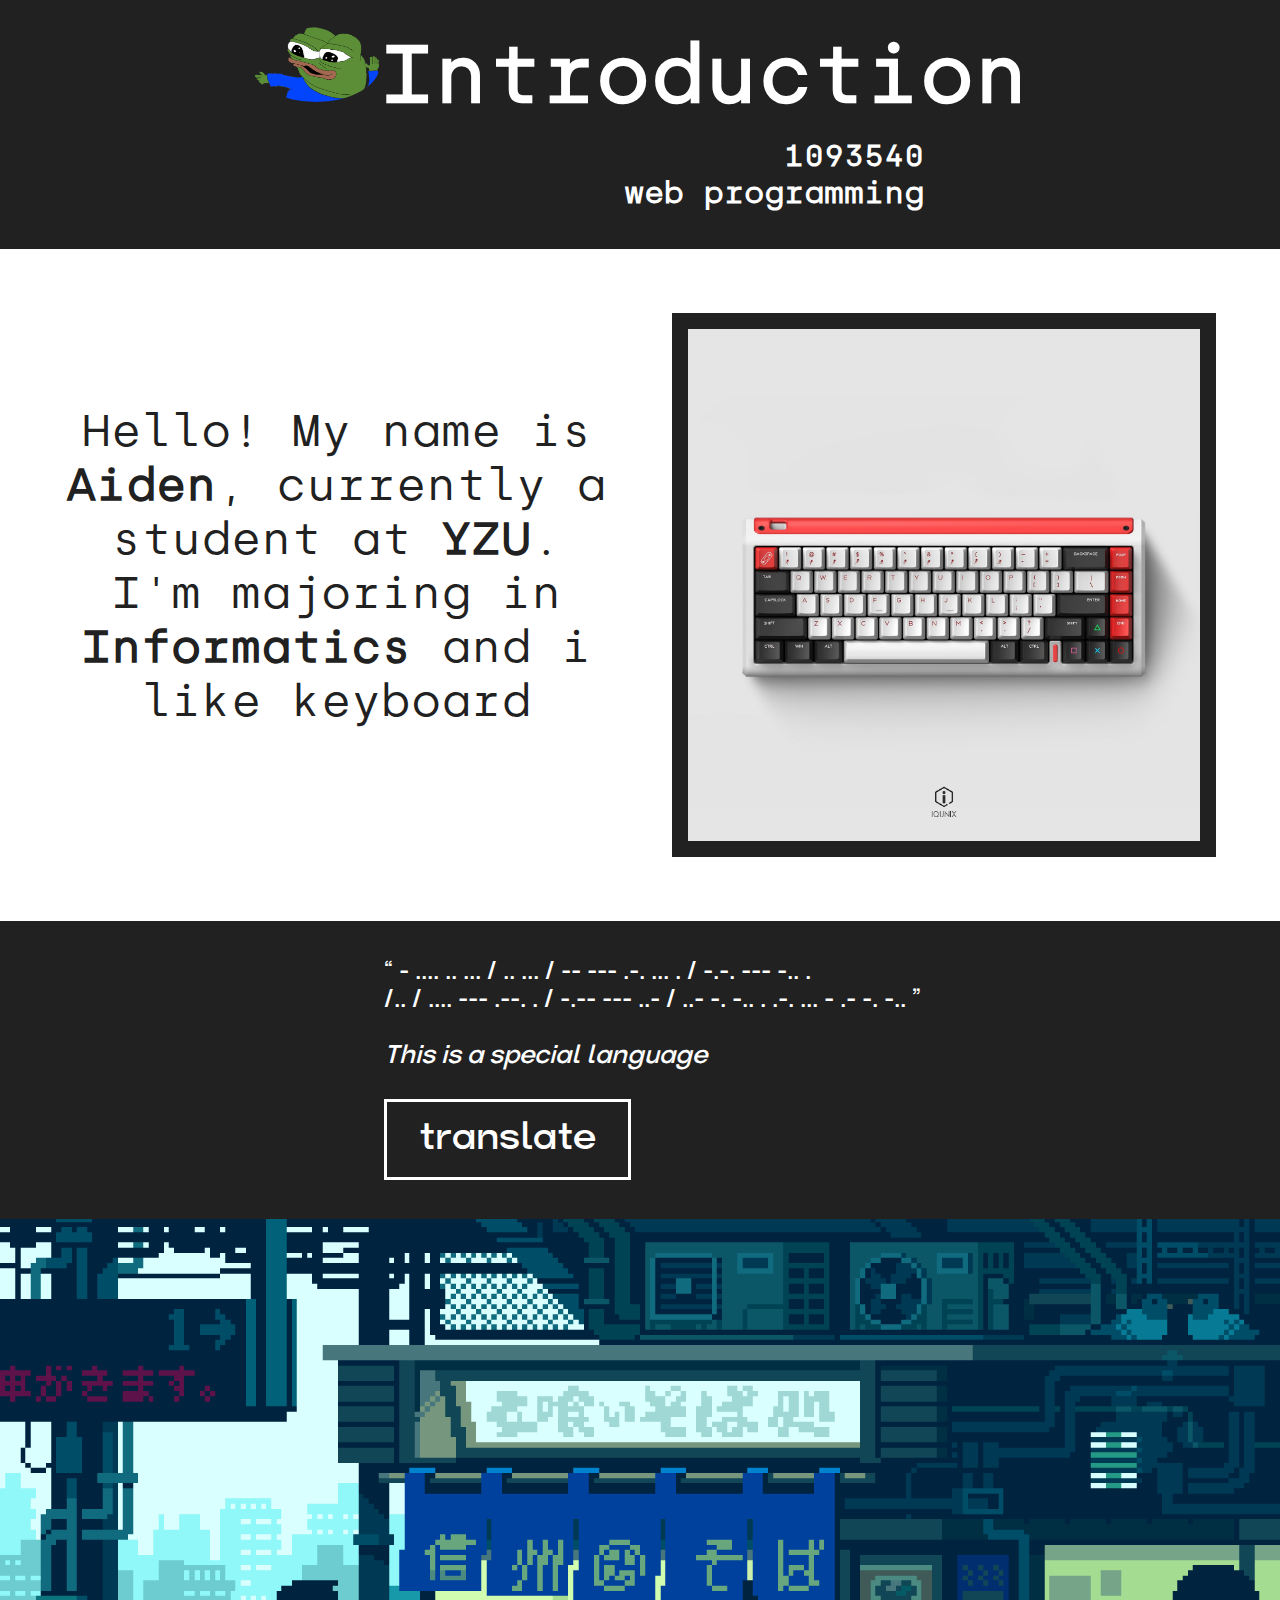
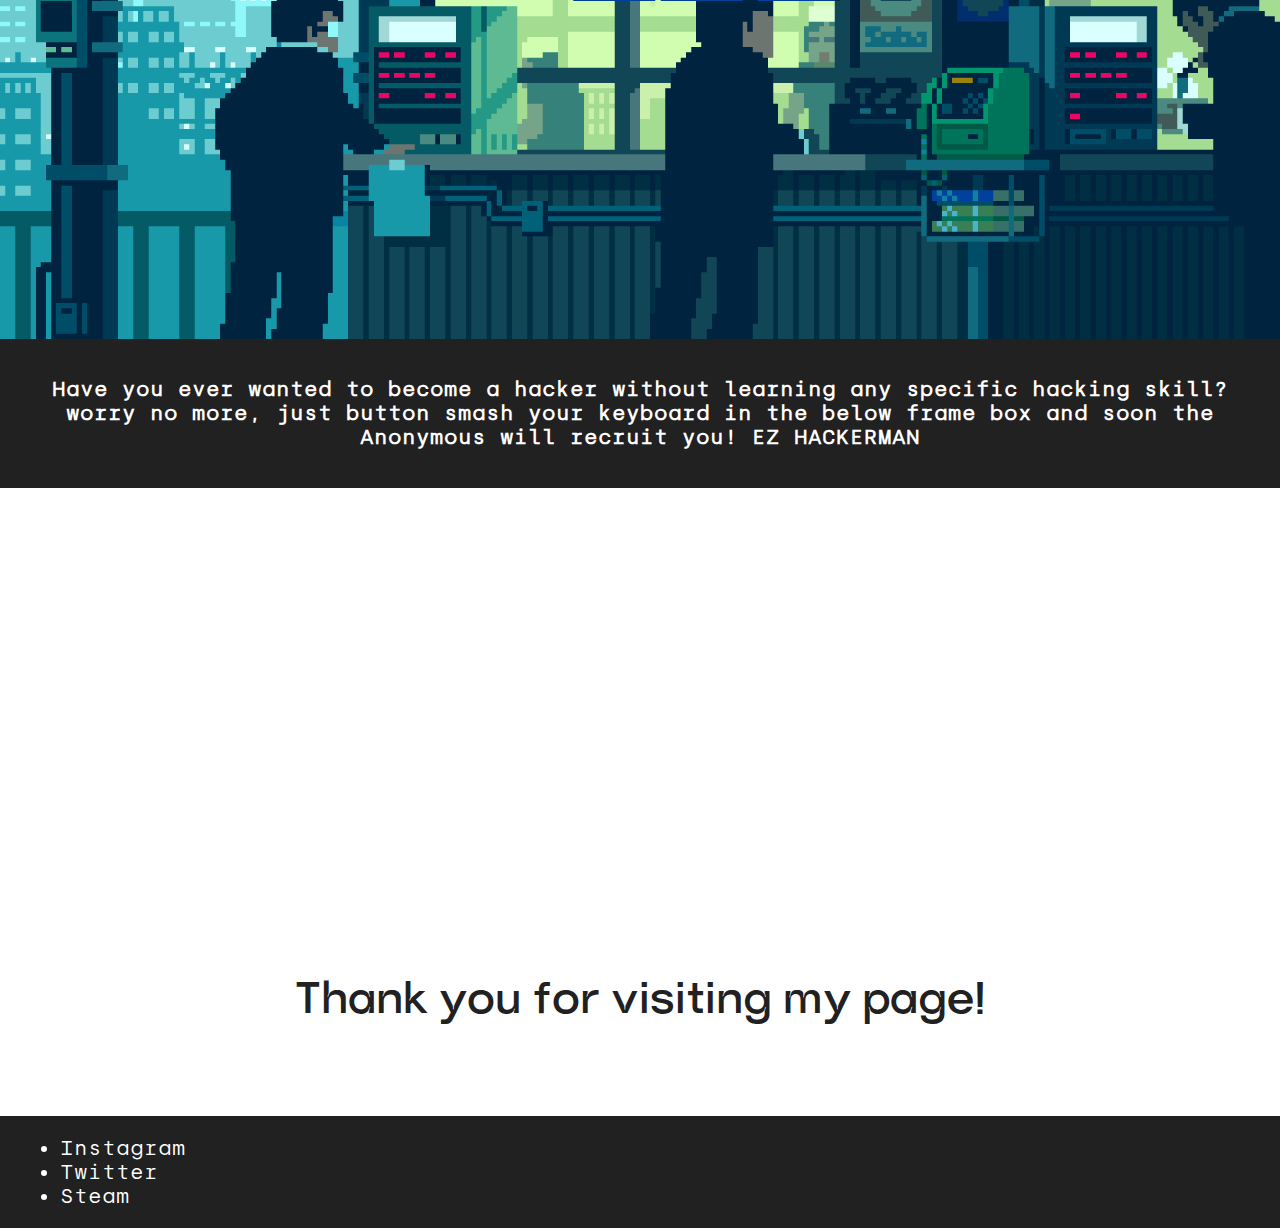
<file: index.html>
<!DOCTYPE html>
<html>

  <head>
    <meta charset="UTF-8">
    <meta name="viewport" content="width=device-width, initial-scale=1.0">
   <link rel="stylesheet" href="style.css"> <!--import css file-->
   <link rel="shortcut icon" href="cat.ico"> <!--for title bar icon xd-->
   
    <title>Aiden</title>
  </head>

  <body>
    <!-- title right here-->
    <h1 id="title">
        <strong title="Hi there, welcome to my page!"><img src="pepe.gif" style="width: 10%;border-radius: 100%;">Introduction<!--<sub style="font-size: 50%;">1093540</sub>--> </strong>

        <div style="font-size: 30px; text-align: right; display: flex; justify-content: center; margin: 15px 0% 0% 21vw;" title="studentID & course">
          1093540
          <br>
          web programming
        </div>
    </h1>

    <!--2nd section-->
    <div class="wrapper">
        <p id="introduction" title="about me">
           Hello! My name is <b>Aiden</b>, currently a student at <b>YZU</b>. I'm majoring in <b>Informatics</b> and i like keyboard
        </p>
        <img id="potrait" src="keeb.jpg" alt="keyboard pic!" title="KEEB!">
    </div>

    <!--3rd section-->
    <div id="wrapper2">
      <pre id="morse" title="bip bip bip">
<q> - .... .. ... / .. ... / -- --- .-. ... . / -.-. --- -.. .
/.. / .... --- .--. . / -.-- --- ..- / ..- -. -.. . .-. ... - .- -. -.. </q>

<i>This is a special language</i>
      </pre>
    
      <a href="https://morsecode.world/international/translator.html" target="_blank">
          <button class="button translate">translate</button>
      </a>
    </div>
    
    <!--4th section-->
    <img class="wrapper" src="pixels4.gif" style="width:100%;">
    
    <!--5th section-->
    <h3 id="frameTitle">Have you ever wanted to become a hacker without learning any specific hacking skill?
    <br> worry no more, just button smash your keyboard in the below frame box and soon the <strong>Anonymous</strong> will recruit you! EZ HACKERMAN
    </h3>

    <div">
    <iframe style="border:none;
     margin: 0%;
     display: flex; 
     justify-content: center;" 
     src="https://hackertyper.net" 
     title="this is an iframe right here" 
     height="400px" 
     width="100%">
    </iframe>
    </div>

    <!--thanks panel-->
    <h3 id="ty">Thank you for visiting my page! </h3>
     
    <!--footer-->
    <div class="foot">
      <ul id="list">
        <li><a href="https://www.instagram.com/chieesnn/" target="_blank">Instagram</a></li>
        <li><a href="https://twitter.com/TMChieesn" target="_blank">Twitter</a></li>
        <li><a href="https://steamcommunity.com/id/traminhchien/" target="_blank">Steam</li>
      </ul>
    </div>

  </body>
</html>
</file>
<file: style.css>
body {
    width:100%;;
    height: 100vh;
    margin:0;
    padding:0;
  }

 /*--------- title heading ----------*/
  #title{
    background-color: #212121;
    color: white;

    padding-top: 2%;
    padding-bottom: 3%;
    margin: 0%;
   
    text-align: center;
    font-size: 80px;
    font-family: SilkaMono-Regular;
  }
 /*____________________*/

 /*--------- intro ----------*/
  .wrapper {
    background-color: white;
    display: flex;
    justify-content: center;  

    width: 100%;
    margin: 0%;
  }

  #potrait{
    border-color: #212121;
    border-style: solid;
    border-width: 16px;

    margin: 0%;
    margin-top: 5%;
    margin-bottom: 5%;
    margin-right: 5%;

    min-width: 40%;
  }

  #introduction{
    font-size: 3.5vw;
    color: #212121;
    text-align: center;

    margin: 0%;
    margin-left: 5%;
    margin-right: 5%;
    margin-top: 12%;
    
    font-family: SilkaMono-Regular;
  }
 /*____________________*/

/*--------- morse code ----------*/
  #wrapper2{
    background-color: #212121;
    margin: 0%;
    width: 100%;
    padding-top: 3%;
    padding-bottom: 3%;
  }
  #morse{
    color: white;

    font-size: 2vw;
    font-family: Trap-SemiBold; 
    
    margin: 0%;
    margin-left: 30%;
  
    width: 0%
  }

  .button {
    color: white;
    padding: 16px 32px;
    text-align: center;
    text-decoration: none;
    transition-duration: 0.4s;
    cursor: pointer;
  }

  .translate {
    background-color: #212121; 
    color: white; 
    border: solid white;

    font-family: Trap-SemiBold;
    font-size: 3vw;
    margin-left: 30%;
  }
  
  .translate:hover {
    background-color: white;
    color: #212121;
  }
 /*____________________*/

 /*
  #translate{
    border-color: white;
    border-style: solid;
    border-width: 4px;

    color: white;
    text-decoration: none;

    text-align: center;
    font-size: 50px;
    font-family: Trap-SemiBold;

    margin-top: 13%;

    padding: 5px;
  }
 */
/*--------frame-------*/
#frameTitle{
  background-color: #212121;
  color: white;
  width: 100%;

  padding-top: 3%;
  padding-bottom: 3%;
  margin: 0%;


  text-align: center;
  font-size: 20px;
  font-family: SilkaMono-Regular;
}
 /*____________________*/

 /*---------thanks----------*/
#ty{
  background-color: white;
  color: #212121;

  margin: 0%;
  padding: 7%;

  text-align: center;
  font-size: 3.5vw;
  font-family: Trap-SemiBold;
}
 /*____________________*/

/*------footer-----*/
.foot{
  margin: 0%;
  width: 100%;
  background-color: #212121;
  color: white;
  padding: 20px;
}

#list{
  margin: 0%;

  font-size: 20px;
  font-family: SilkaMono-Regular;
}

a{
  color: white; /*default color so the linked text wont appear to be purple*/
  text-decoration: none; /*no underline for linked text*/
}
 /*____________________*/
 
/*--------font--------*/
  @font-face {
    font-family: Trap-SemiBold;
    src: url('Trap-SemiBold.otf');
}
  
  @font-face {
    font-family: SilkaMono-Regular;
    src: url('SilkaMono-Regular.otf');
  }
</file>
